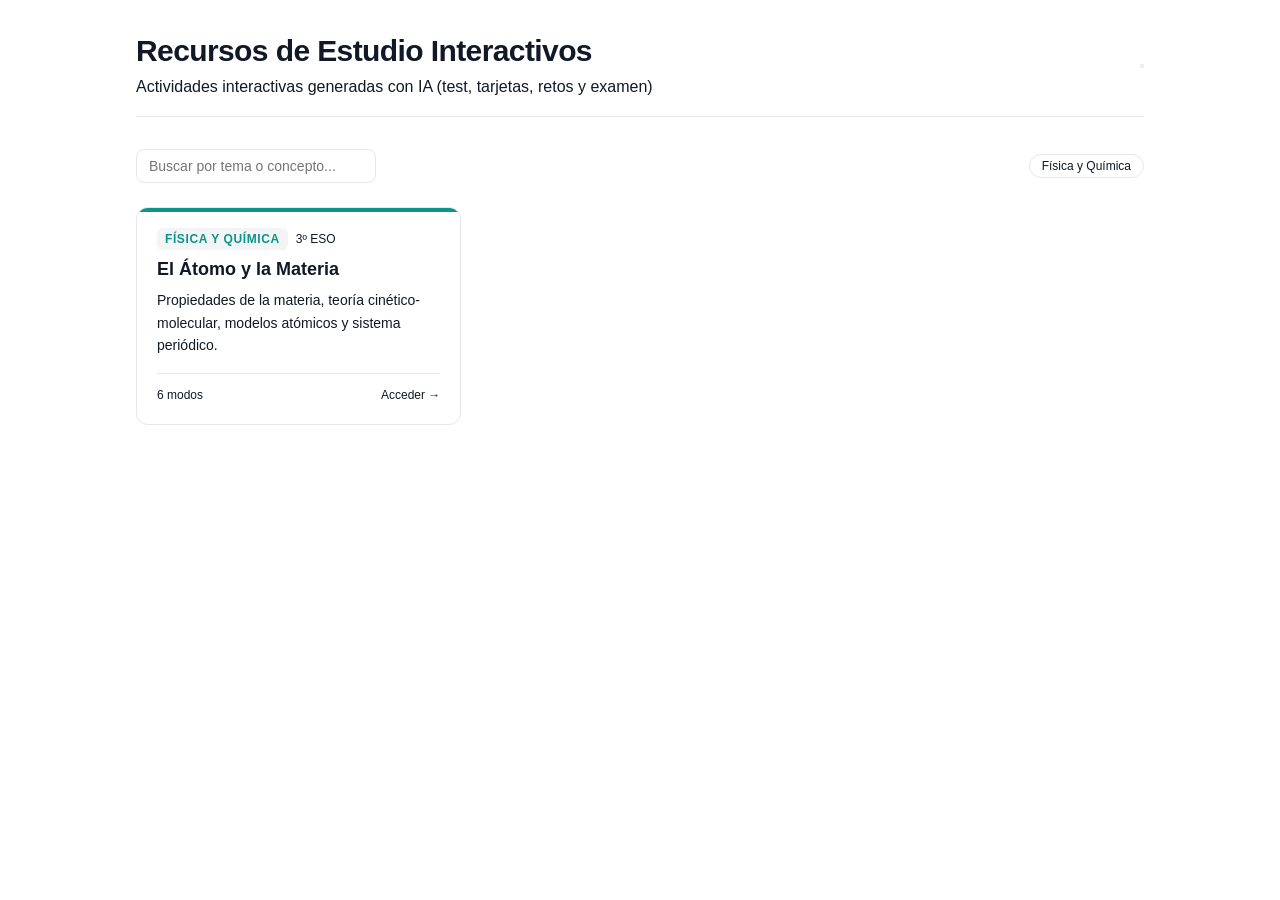
<file: web/index.html>
<!doctype html>
<html lang="es">
<head>
  <meta charset="utf-8">
  <meta name="viewport" content="width=device-width, initial-scale=1, viewport-fit=cover">
  <meta name="robots" content="noindex, nofollow">
  <title>Recursos de Estudio · Kit Docente con IA</title>
  <script>
    (function() {
      try {
        var theme = localStorage.getItem('docente:theme') || localStorage.getItem('luislab:theme') || 'auto';
        var root = document.documentElement;
        if (theme === 'dark' || (theme === 'auto' && window.matchMedia('(prefers-color-scheme: dark)').matches)) {
          root.setAttribute('data-theme', 'dark');
        } else {
          root.setAttribute('data-theme', 'light');
        }
      } catch (e) {}
    })();
  </script>
  <link rel="stylesheet" href="shared/styles/tokens.css">
  <link rel="stylesheet" href="shared/styles/base.css">
  <link rel="stylesheet" href="shared/styles/components.css">
  <style>
    .hub-container {
      max-width: 1040px;
      margin: 0 auto;
      padding: var(--space-8) var(--space-4);
    }
    .hub-header {
      display: flex;
      justify-content: space-between;
      align-items: center;
      margin-bottom: var(--space-8);
      border-bottom: 1px solid var(--border-color);
      padding-bottom: var(--space-4);
    }
    .hub-title h1 {
      font-size: var(--text-3xl);
      font-weight: 700;
      margin: 0;
      letter-spacing: -0.02em;
    }
    .hub-title p {
      color: var(--text-muted);
      margin: var(--space-1) 0 0;
      font-size: var(--text-base);
    }
    .hub-controls {
      display: flex;
      flex-wrap: wrap;
      gap: var(--space-3);
      margin-bottom: var(--space-6);
      align-items: center;
      justify-content: space-between;
    }
    .search-input {
      padding: var(--space-2) var(--space-3);
      border-radius: var(--radius-md);
      border: 1px solid var(--border-color);
      background: var(--bg-card);
      color: var(--text-main);
      font-size: var(--text-sm);
      min-width: 240px;
    }
    .filter-tags {
      display: flex;
      flex-wrap: wrap;
      gap: var(--space-2);
    }
    .filter-btn {
      padding: var(--space-1) var(--space-3);
      border-radius: var(--radius-full);
      border: 1px solid var(--border-color);
      background: var(--bg-card);
      color: var(--text-muted);
      font-size: var(--text-xs);
      cursor: pointer;
      transition: all 0.2s ease;
    }
    .filter-btn.active, .filter-btn:hover {
      background: var(--color-primary);
      color: white;
      border-color: var(--color-primary);
    }
    .grid-recursos {
      display: grid;
      grid-template-columns: repeat(auto-fill, minmax(300px, 1fr));
      gap: var(--space-4);
    }
    .card-recurso {
      background: var(--bg-card);
      border: 1px solid var(--border-color);
      border-radius: var(--radius-lg);
      padding: var(--space-5);
      text-decoration: none;
      color: inherit;
      display: flex;
      flex-direction: column;
      justify-content: space-between;
      transition: transform 0.15s ease, box-shadow 0.15s ease, border-color 0.15s ease;
      position: relative;
      overflow: hidden;
    }
    .card-recurso:hover {
      transform: translateY(-2px);
      box-shadow: 0 8px 24px rgba(0,0,0,0.06);
      border-color: var(--color-primary);
    }
    .card-accent-bar {
      position: absolute;
      top: 0;
      left: 0;
      right: 0;
      height: 4px;
    }
    .card-meta {
      display: flex;
      align-items: center;
      gap: var(--space-2);
      margin-bottom: var(--space-2);
    }
    .card-tag {
      font-size: var(--text-xs);
      font-weight: 600;
      text-transform: uppercase;
      letter-spacing: 0.05em;
      padding: 2px 8px;
      border-radius: var(--radius-sm);
      background: var(--bg-muted);
    }
    .card-course {
      font-size: var(--text-xs);
      color: var(--text-muted);
    }
    .card-title {
      font-size: var(--text-lg);
      font-weight: 600;
      margin: 0 0 var(--space-2);
      line-height: 1.3;
    }
    .card-desc {
      font-size: var(--text-sm);
      color: var(--text-muted);
      margin: 0;
      flex-grow: 1;
    }
    .card-footer {
      margin-top: var(--space-4);
      padding-top: var(--space-3);
      border-top: 1px solid var(--border-color);
      display: flex;
      justify-content: space-between;
      align-items: center;
      font-size: var(--text-xs);
      color: var(--text-muted);
    }
    .empty-state {
      text-align: center;
      padding: var(--space-12) var(--space-4);
      background: var(--bg-card);
      border: 1px dashed var(--border-color);
      border-radius: var(--radius-xl);
      grid-column: 1 / -1;
    }
    .empty-state h3 {
      font-size: var(--text-xl);
      margin-bottom: var(--space-2);
    }
    .empty-state p {
      color: var(--text-muted);
      max-width: 480px;
      margin: 0 auto var(--space-4);
    }
    .code-pill {
      background: var(--bg-muted);
      padding: var(--space-1) var(--space-2);
      border-radius: var(--radius-sm);
      font-family: monospace;
      font-size: var(--text-xs);
    }
  </style>
</head>
<body>
  <div class="hub-container">
    <header class="hub-header">
      <div class="hub-title">
        <h1>Recursos de Estudio Interactivos</h1>
        <p>Actividades interactivas generadas con IA (test, tarjetas, retos y examen)</p>
      </div>
      <button id="theme-toggle" class="themebtn" type="button" aria-label="Cambiar tema">
        <svg class="icon-sun" viewBox="0 0 24 24" fill="none" stroke="currentColor" stroke-width="2" stroke-linecap="round" aria-hidden="true">
          <circle cx="12" cy="12" r="4"/>
          <path d="M12 2v2M12 20v2M4.93 4.93l1.41 1.41M17.66 17.66l1.41 1.41M2 12h2M20 12h2M4.93 19.07l1.41-1.41M17.66 6.34l1.41-1.41"/>
        </svg>
        <svg class="icon-moon" viewBox="0 0 24 24" fill="none" stroke="currentColor" stroke-width="2" stroke-linecap="round" stroke-linejoin="round" aria-hidden="true">
          <path d="M21 12.8A9 9 0 1 1 11.2 3 7 7 0 0 0 21 12.8Z"/>
        </svg>
      </button>
    </header>

    <div class="hub-controls">
      <input type="search" id="search-box" class="search-input" placeholder="Buscar por tema o concepto..." aria-label="Buscar recursos">
      <div class="filter-tags" id="subject-filters">
        <button class="filter-btn active" data-subject="all">Todas</button>
      </div>
    </div>

    <main class="grid-recursos" id="recursos-grid">
      <!-- Se rellenará dinámicamente desde recursos.json -->
    </main>
  </div>

  <script src="shared/scripts/theme.js"></script>
  <script>
    (function() {
      var allRecursos = [];
      var activeFilter = 'all';
      var searchQuery = '';

      var grid = document.getElementById('recursos-grid');
      var filtersContainer = document.getElementById('subject-filters');
      var searchBox = document.getElementById('search-box');

      function render(items) {
        if (!items || items.length === 0) {
          grid.innerHTML = '<div class="empty-state">' +
            '<h3>No hay recursos disponibles</h3>' +
            '<p>Crea el primer recurso ejecutando <span class="code-pill">/crear-recurso</span> en tu asistente y adjuntando los apuntes.</p>' +
            '</div>';
          return;
        }

        grid.innerHTML = items.map(function(r) {
          var color = r.color || '#2563eb';
          return '<a href="contenidos/' + r.slug + '.html" class="card-recurso">' +
            '<div class="card-accent-bar" style="background:' + color + '"></div>' +
            '<div class="card-meta">' +
              '<span class="card-tag" style="color:' + color + '">' + (r.subject || 'General') + '</span>' +
              (r.course ? '<span class="card-course">' + r.course + '</span>' : '') +
            '</div>' +
            '<h2 class="card-title">' + (r.title || r.slug) + '</h2>' +
            '<p class="card-desc">' + (r.description || 'Práctica interactiva con 6 modos de estudio.') + '</p>' +
            '<div class="card-footer">' +
              '<span>' + (r.stats || '6 modos') + '</span>' +
              '<span>Acceder →</span>' +
            '</div>' +
          '</a>';
        }).join('');
      }

      function updateFilters() {
        var filtered = allRecursos.filter(function(r) {
          var matchesSubject = activeFilter === 'all' || (r.subject && r.subject.toLowerCase() === activeFilter.toLowerCase());
          var q = searchQuery.toLowerCase();
          var matchesSearch = !q ||
            (r.title && r.title.toLowerCase().indexOf(q) !== -1) ||
            (r.subject && r.subject.toLowerCase().indexOf(q) !== -1) ||
            (r.description && r.description.toLowerCase().indexOf(q) !== -1);
          return matchesSubject && matchesSearch;
        });
        render(filtered);
      }

      function buildFilterButtons(items) {
        var subjects = {};
        items.forEach(function(i) {
          if (i.subject) subjects[i.subject] = true;
        });
        var list = Object.keys(subjects);
        if (list.length === 0) return;

        filtersContainer.innerHTML = '<button class="filter-btn active" data-subject="all">Todas</button>' +
          list.map(function(s) {
            return '<button class="filter-btn" data-subject="' + s + '">' + s + '</button>';
          }).join('');

        filtersContainer.querySelectorAll('.filter-btn').forEach(function(btn) {
          btn.addEventListener('click', function() {
            filtersContainer.querySelectorAll('.filter-btn').forEach(function(b) { b.classList.remove('active'); });
            btn.classList.add('active');
            activeFilter = btn.getAttribute('data-subject');
            updateFilters();
          });
        });
      }

      searchBox.addEventListener('input', function(e) {
        searchQuery = e.target.value.trim();
        updateFilters();
      });

      fetch('recursos.json')
        .then(function(res) {
          if (!res.ok) throw new Error('HTTP ' + res.status);
          return res.json();
        })
        .then(function(data) {
          allRecursos = data.recursos || [];
          buildFilterButtons(allRecursos);
          render(allRecursos);
        })
        .catch(function(err) {
          console.warn('Error al cargar recursos.json:', err);
          render([]);
        });

      // Sincronizar tema
      var btn = document.getElementById('theme-toggle');
      if (btn && window.LuisLabTheme) {
        function syncTheme() {
          var dark = window.LuisLabTheme.get().resolved === 'dark';
          btn.querySelector('.icon-sun').style.display = dark ? 'none' : 'block';
          btn.querySelector('.icon-moon').style.display = dark ? 'block' : 'none';
        }
        btn.addEventListener('click', function() {
          window.LuisLabTheme.toggle();
          syncTheme();
        });
        syncTheme();
      }
    })();
  </script>
</body>
</html>
</file>
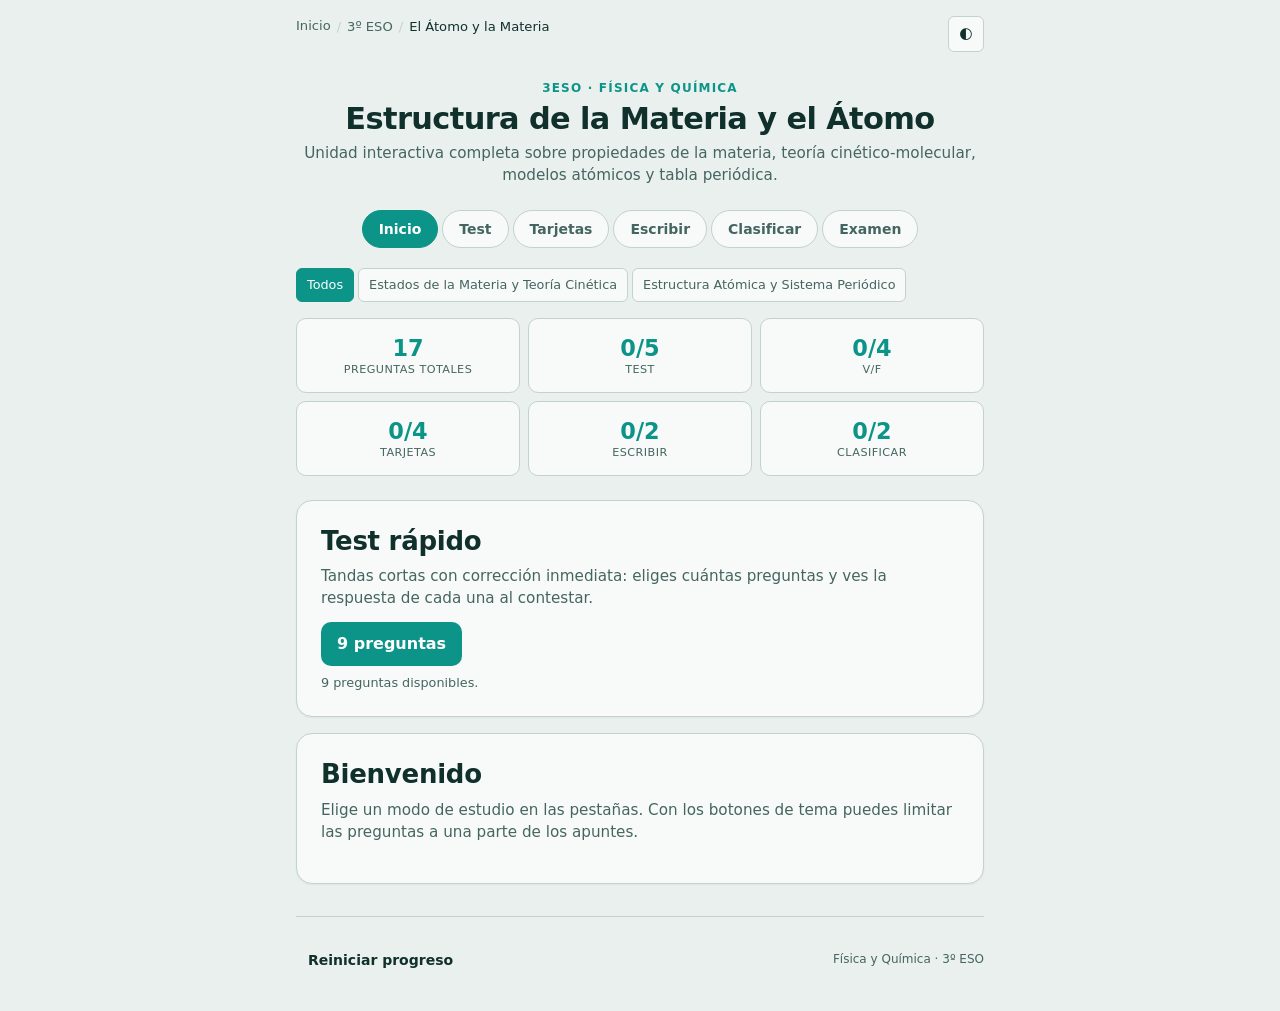
<file: web/contenidos/atomo-y-materia.html>
<!doctype html>
<html lang="es">
<head>
  <meta charset="utf-8">
  <meta name="viewport" content="width=device-width, initial-scale=1, viewport-fit=cover">
  <title>El Átomo y la Materia · Kit Docente con IA</title>
  <script>
    (function() {
      try {
        var theme = localStorage.getItem('kitdocente:theme') || 'auto';
        var root = document.documentElement;
        if (theme === 'dark' || (theme === 'auto' && window.matchMedia('(prefers-color-scheme: dark)').matches)) {
          root.setAttribute('data-theme', 'dark');
        } else {
          root.setAttribute('data-theme', 'light');
        }
      } catch (e) {}
    })();
  </script>
  <link rel="stylesheet" href="../shared/styles/study.css">
  <style>
    :root {
      --subject-color: #0D9488;
      --subject-ink: #FFFFFF;
    }
  </style>
</head>
<body>
  <header class="sitebar">
    <nav class="crumbs" aria-label="Navegación">
      <a href="../index.html">Inicio</a><span class="crumbs__sep">/</span>
      <span id="crumb-level">3º ESO</span><span class="crumbs__sep">/</span>
      <span id="crumb-current" aria-current="page">El Átomo y la Materia</span>
    </nav>
    <button id="theme-toggle" class="themebtn" type="button" aria-label="Cambiar tema">
      🌓
    </button>
  </header>

  <div id="app"></div>

  <script src="data-atomo-y-materia.js"></script>
  <script src="../shared/scripts/study-engine.js"></script>
  <script src="../shared/scripts/theme.js"></script>
  <script>
    document.addEventListener('DOMContentLoaded', function() {
      if (window.StudyEngine && window.STUDY_DATA) {
        window.StudyEngine.init('#app', window.STUDY_DATA);
      }
    });
  </script>
</body>
</html>
</file>
<file: web/shared/styles/tokens.css>
/**
 * Design Tokens · Luis Lab
 * Sistema de diseño global compartido por todas las secciones
 */

:root {
  /* ─────────────────────────────────────────────────────────
     Tipografía
  ───────────────────────────────────────────────────────── */
  --font-sans: -apple-system, BlinkMacSystemFont, 'Segoe UI', 'Inter', 'Roboto', 'Helvetica Neue', sans-serif;
  --font-mono: 'SF Mono', 'Consolas', 'Monaco', 'Liberation Mono', monospace;
  
  /* Escala tipográfica (base 16px) */
  --text-xs: 0.75rem;      /* 12px */
  --text-sm: 0.875rem;     /* 14px */
  --text-base: 1rem;       /* 16px */
  --text-lg: 1.125rem;     /* 18px */
  --text-xl: 1.25rem;      /* 20px */
  --text-2xl: 1.5rem;      /* 24px */
  --text-3xl: 1.875rem;    /* 30px */
  --text-4xl: 2.25rem;     /* 36px */
  --text-5xl: 3rem;        /* 48px */
  
  /* Pesos */
  --font-normal: 400;
  --font-medium: 500;
  --font-semibold: 600;
  --font-bold: 700;
  
  /* Line heights */
  --leading-tight: 1.25;
  --leading-snug: 1.375;
  --leading-normal: 1.5;
  --leading-relaxed: 1.625;
  --leading-loose: 2;
  
  /* ─────────────────────────────────────────────────────────
     Espaciado (escala 4px)
  ───────────────────────────────────────────────────────── */
  --space-0: 0;
  --space-1: 0.25rem;      /* 4px */
  --space-2: 0.5rem;       /* 8px */
  --space-3: 0.75rem;      /* 12px */
  --space-4: 1rem;         /* 16px */
  --space-5: 1.25rem;      /* 20px */
  --space-6: 1.5rem;       /* 24px */
  --space-8: 2rem;         /* 32px */
  --space-10: 2.5rem;      /* 40px */
  --space-12: 3rem;        /* 48px */
  --space-16: 4rem;        /* 64px */
  --space-20: 5rem;        /* 80px */
  --space-24: 6rem;        /* 96px */
  
  /* ─────────────────────────────────────────────────────────
     Radios
  ───────────────────────────────────────────────────────── */
  --radius-sm: 0.375rem;   /* 6px */
  --radius-md: 0.5rem;     /* 8px */
  --radius-lg: 0.75rem;    /* 12px */
  --radius-xl: 1rem;       /* 16px */
  --radius-2xl: 1.5rem;    /* 24px */
  --radius-full: 9999px;
  
  /* ─────────────────────────────────────────────────────────
     Sombras
  ───────────────────────────────────────────────────────── */
  --shadow-xs: 0 1px 2px 0 rgb(0 0 0 / 0.05);
  --shadow-sm: 0 1px 3px 0 rgb(0 0 0 / 0.1), 0 1px 2px -1px rgb(0 0 0 / 0.1);
  --shadow-md: 0 4px 6px -1px rgb(0 0 0 / 0.1), 0 2px 4px -2px rgb(0 0 0 / 0.1);
  --shadow-lg: 0 10px 15px -3px rgb(0 0 0 / 0.1), 0 4px 6px -4px rgb(0 0 0 / 0.1);
  --shadow-xl: 0 20px 25px -5px rgb(0 0 0 / 0.1), 0 8px 10px -6px rgb(0 0 0 / 0.1);
  --shadow-2xl: 0 25px 50px -12px rgb(0 0 0 / 0.25);
  
  /* ─────────────────────────────────────────────────────────
     Colores neutros (light theme)
  ───────────────────────────────────────────────────────── */
  --gray-50: #F9FAFB;
  --gray-100: #F3F4F6;
  --gray-200: #E5E7EB;
  --gray-300: #D1D5DB;
  --gray-400: #9CA3AF;
  --gray-500: #6B7280;
  --gray-600: #4B5563;
  --gray-700: #374151;
  --gray-800: #1F2937;
  --gray-900: #111827;
  --gray-950: #030712;
  
  /* ─────────────────────────────────────────────────────────
     Colores semánticos (light theme)
  ───────────────────────────────────────────────────────── */
  --bg-page: #FFFFFF;
  --bg-base: #FFFFFF;
  --bg-subtle: var(--gray-50);
  --bg-muted: var(--gray-100);
  --bg-hover: var(--gray-100);
  --bg-active: var(--gray-200);
  
  --text-primary: var(--gray-900);
  --text-secondary: var(--gray-600);
  --text-tertiary: var(--gray-500);
  --text-disabled: var(--gray-400);
  
  --border-color: var(--gray-200);
  --border-hover: var(--gray-300);
  --border-focus: var(--gray-400);
  
  /* ─────────────────────────────────────────────────────────
     Colores de secciones
  ───────────────────────────────────────────────────────── */
  --color-deporte: #0F766E;
  --color-deporte-soft: #CCFBF1;
  --color-deporte-strong: #134E4A;
  
  --color-recetas: #EA580C;
  --color-recetas-soft: #FFEDD5;
  --color-recetas-strong: #9A3412;
  
  --color-cepa: #1D4ED8;
  --color-cepa-soft: #DBEAFE;
  --color-cepa-strong: #1E3A8A;
  
  --color-hijos: #DB2777;
  --color-hijos-soft: #FCE7F3;
  --color-hijos-strong: #9F1239;
  
  --color-tic: #7C3AED;
  --color-tic-soft: #EDE9FE;
  --color-tic-strong: #5B21B6;
  
  --color-ia: #0891B2;
  --color-ia-soft: #CFFAFE;
  --color-ia-strong: #155E75;
  
  --color-maker: #059669;
  --color-maker-soft: #D1FAE5;
  --color-maker-strong: #065F46;
  
  /* ─────────────────────────────────────────────────────────
     Transiciones y animaciones
  ───────────────────────────────────────────────────────── */
  --ease-in: cubic-bezier(0.4, 0, 1, 1);
  --ease-out: cubic-bezier(0, 0, 0.2, 1);
  --ease-in-out: cubic-bezier(0.4, 0, 0.2, 1);
  --ease-bounce: cubic-bezier(0.34, 1.56, 0.64, 1);
  --ease-smooth: cubic-bezier(0.16, 1, 0.3, 1);
  
  --duration-fast: 150ms;
  --duration-normal: 250ms;
  --duration-slow: 400ms;
  
  /* ─────────────────────────────────────────────────────────
     Layout
  ───────────────────────────────────────────────────────── */
  --container-sm: 640px;
  --container-md: 768px;
  --container-lg: 1024px;
  --container-xl: 1280px;
  --container-2xl: 1536px;
  
  --page-padding: var(--space-4);
}

/* ─────────────────────────────────────────────────────────
   Dark theme
───────────────────────────────────────────────────────── */
[data-theme="dark"] {
  --gray-50: #030712;
  --gray-100: #111827;
  --gray-200: #1F2937;
  --gray-300: #374151;
  --gray-400: #4B5563;
  --gray-500: #6B7280;
  --gray-600: #9CA3AF;
  --gray-700: #D1D5DB;
  --gray-800: #E5E7EB;
  --gray-900: #F3F4F6;
  --gray-950: #F9FAFB;
  
  --bg-page: #0B1220;
  --bg-base: #121A2A;
  --bg-subtle: #1A2332;
  --bg-muted: #2A3544;
  --bg-hover: #2A3544;
  --bg-active: #374151;
  
  --text-primary: #F7FAFC;
  --text-secondary: #A0AABB;
  --text-tertiary: #7A8699;
  --text-disabled: #4A5568;
  
  --border-color: #2A3544;
  --border-hover: #374151;
  --border-focus: #4A5568;
  
  /* Ajustes de colores de sección para dark */
  --color-deporte-soft: #134E4A;
  --color-deporte-strong: #5EEAD4;
  --color-recetas-soft: #7C2D12;
  --color-recetas-strong: #FDBA74;
  --color-cepa-soft: #1E3A8A;
  --color-cepa-strong: #BFDBFE;
  --color-hijos-soft: #831843;
  --color-hijos-strong: #FBCFE8;
  --color-tic-soft: #4C1D95;
  --color-tic-strong: #DDD6FE;
  --color-ia-soft: #155E75;
  --color-ia-strong: #A5F3FC;
  --color-maker-soft: #065F46;
  --color-maker-strong: #6EE7B7;
}

/* ─────────────────────────────────────────────────────────
   Responsive breakpoints
───────────────────────────────────────────────────────── */
@media (min-width: 768px) {
  :root {
    --page-padding: var(--space-6);
  }
}

@media (min-width: 1024px) {
  :root {
    --page-padding: var(--space-8);
  }
}
</file>
<file: web/shared/styles/base.css>
/**
 * Base Styles · Luis Lab
 * Estilos base compartidos por todas las páginas
 */

/* ─────────────────────────────────────────────────────────
   Reset y normalización
───────────────────────────────────────────────────────── */
*,
*::before,
*::after {
  box-sizing: border-box;
  margin: 0;
  padding: 0;
}

html {
  -webkit-text-size-adjust: 100%;
  -webkit-font-smoothing: antialiased;
  -moz-osx-font-smoothing: grayscale;
  text-rendering: optimizeLegibility;
}

body {
  min-height: 100vh;
  font-family: var(--font-sans);
  font-size: var(--text-base);
  line-height: var(--leading-normal);
  color: var(--text-primary);
  background-color: var(--bg-page);
  transition: background-color var(--duration-normal) var(--ease-out),
              color var(--duration-normal) var(--ease-out);
}

/* ─────────────────────────────────────────────────────────
   Tipografía
───────────────────────────────────────────────────────── */
h1, h2, h3, h4, h5, h6 {
  font-weight: var(--font-semibold);
  line-height: var(--leading-tight);
  color: var(--text-primary);
  margin-bottom: var(--space-4);
}

h1 {
  font-size: var(--text-4xl);
  font-weight: var(--font-bold);
}

h2 {
  font-size: var(--text-3xl);
}

h3 {
  font-size: var(--text-2xl);
}

h4 {
  font-size: var(--text-xl);
}

h5 {
  font-size: var(--text-lg);
}

h6 {
  font-size: var(--text-base);
}

p {
  margin-bottom: var(--space-4);
  color: var(--text-secondary);
  line-height: var(--leading-relaxed);
}

p:last-child {
  margin-bottom: 0;
}

a {
  color: inherit;
  text-decoration: none;
  transition: color var(--duration-fast) var(--ease-out);
}

a:hover {
  color: var(--text-primary);
}

strong, b {
  font-weight: var(--font-semibold);
}

em, i {
  font-style: italic;
}

small {
  font-size: var(--text-sm);
}

code {
  font-family: var(--font-mono);
  font-size: 0.9em;
  padding: 0.125rem 0.375rem;
  background-color: var(--bg-muted);
  border-radius: var(--radius-sm);
}

pre {
  font-family: var(--font-mono);
  font-size: var(--text-sm);
  padding: var(--space-4);
  background-color: var(--bg-muted);
  border-radius: var(--radius-md);
  overflow-x: auto;
  margin-bottom: var(--space-4);
}

pre code {
  padding: 0;
  background-color: transparent;
}

/* ─────────────────────────────────────────────────────────
   Listas
───────────────────────────────────────────────────────── */
ul, ol {
  margin-bottom: var(--space-4);
  padding-left: var(--space-6);
}

li {
  margin-bottom: var(--space-2);
  color: var(--text-secondary);
}

/* ─────────────────────────────────────────────────────────
   Imágenes y media
───────────────────────────────────────────────────────── */
img, picture, video, canvas, svg {
  display: block;
  max-width: 100%;
  height: auto;
}

/* ─────────────────────────────────────────────────────────
   Utilidades de accesibilidad
───────────────────────────────────────────────────────── */
.sr-only {
  position: absolute;
  width: 1px;
  height: 1px;
  padding: 0;
  margin: -1px;
  overflow: hidden;
  clip: rect(0, 0, 0, 0);
  white-space: nowrap;
  border-width: 0;
}

.skip-link {
  position: absolute;
  top: var(--space-2);
  left: var(--space-2);
  padding: var(--space-2) var(--space-4);
  background-color: var(--bg-base);
  color: var(--text-primary);
  border: 1px solid var(--border-color);
  border-radius: var(--radius-md);
  font-size: var(--text-sm);
  font-weight: var(--font-medium);
  z-index: 9999;
  transform: translateY(-200%);
  transition: transform var(--duration-fast) var(--ease-out);
}

.skip-link:focus {
  transform: translateY(0);
}

/* ─────────────────────────────────────────────────────────
   Focus visible
───────────────────────────────────────────────────────── */
*:focus {
  outline: none;
}

*:focus-visible {
  outline: 2px solid var(--border-focus);
  outline-offset: 2px;
}

/* ─────────────────────────────────────────────────────────
   Scrollbar (webkit)
───────────────────────────────────────────────────────── */
::-webkit-scrollbar {
  width: 8px;
  height: 8px;
}

::-webkit-scrollbar-track {
  background-color: var(--bg-subtle);
}

::-webkit-scrollbar-thumb {
  background-color: var(--border-color);
  border-radius: var(--radius-full);
}

::-webkit-scrollbar-thumb:hover {
  background-color: var(--border-hover);
}

/* ─────────────────────────────────────────────────────────
   Selection
───────────────────────────────────────────────────────── */
::selection {
  background-color: var(--gray-300);
  color: var(--text-primary);
}

[data-theme="dark"] ::selection {
  background-color: var(--gray-700);
}
</file>
<file: web/shared/styles/components.css>
/**
 * Components · Luis Lab
 * Componentes reutilizables compartidos
 */

/* ─────────────────────────────────────────────────────────
   Container
───────────────────────────────────────────────────────── */
.container {
  width: 100%;
  max-width: var(--container-xl);
  margin-left: auto;
  margin-right: auto;
  padding-left: var(--page-padding);
  padding-right: var(--page-padding);
}

.container-sm {
  max-width: var(--container-sm);
}

.container-md {
  max-width: var(--container-md);
}

.container-lg {
  max-width: var(--container-lg);
}

/* ─────────────────────────────────────────────────────────
   Site Logo
───────────────────────────────────────────────────────── */
.site-logo {
  display: inline-flex;
  align-items: center;
  justify-content: center;
  width: 2.5rem;
  height: 2.5rem;
  background: linear-gradient(135deg, var(--color-deporte) 0%, var(--color-ia) 100%);
  border-radius: var(--radius-md);
  box-shadow: var(--shadow-sm);
  transition: all var(--duration-normal) var(--ease-out);
  flex-shrink: 0;
}

.site-logo:hover {
  transform: scale(1.1) rotate(5deg);
  box-shadow: var(--shadow-md);
}

.site-logo svg {
  width: 1.25rem;
  height: 1.25rem;
  stroke: white;
  stroke-width: 2.5;
}

.site-logo-lg {
  width: 3rem;
  height: 3rem;
}

.site-logo-lg svg {
  width: 1.5rem;
  height: 1.5rem;
}

/* ─────────────────────────────────────────────────────────
   Buttons
───────────────────────────────────────────────────────── */
.btn {
  display: inline-flex;
  align-items: center;
  justify-content: center;
  gap: var(--space-2);
  padding: var(--space-3) var(--space-6);
  font-size: var(--text-base);
  font-weight: var(--font-medium);
  line-height: 1;
  border: none;
  border-radius: var(--radius-lg);
  cursor: pointer;
  transition: all var(--duration-fast) var(--ease-out);
  white-space: nowrap;
  user-select: none;
}

.btn:disabled {
  opacity: 0.5;
  cursor: not-allowed;
}

.btn-primary {
  background-color: var(--text-primary);
  color: var(--bg-page);
}

.btn-primary:hover:not(:disabled) {
  opacity: 0.9;
  transform: translateY(-1px);
}

.btn-secondary {
  background-color: var(--bg-muted);
  color: var(--text-primary);
  border: 1px solid var(--border-color);
}

.btn-secondary:hover:not(:disabled) {
  background-color: var(--bg-hover);
  border-color: var(--border-hover);
}

.btn-ghost {
  background-color: transparent;
  color: var(--text-secondary);
}

.btn-ghost:hover:not(:disabled) {
  background-color: var(--bg-hover);
  color: var(--text-primary);
}

.btn-sm {
  padding: var(--space-2) var(--space-4);
  font-size: var(--text-sm);
}

.btn-lg {
  padding: var(--space-4) var(--space-8);
  font-size: var(--text-lg);
}

.icon-button {
  display: inline-flex;
  align-items: center;
  justify-content: center;
  width: 2.5rem;
  height: 2.5rem;
  padding: 0;
  border: none;
  background-color: transparent;
  color: var(--text-secondary);
  border-radius: var(--radius-md);
  cursor: pointer;
  transition: all var(--duration-fast) var(--ease-out);
}

.icon-button:hover {
  background-color: var(--bg-hover);
  color: var(--text-primary);
}

.icon-button svg {
  width: 1.25rem;
  height: 1.25rem;
}

/* ─────────────────────────────────────────────────────────
   Cards
───────────────────────────────────────────────────────── */
.card {
  background-color: var(--bg-base);
  border: 1px solid var(--border-color);
  border-radius: var(--radius-xl);
  padding: var(--space-6);
  transition: all var(--duration-normal) var(--ease-out);
}

.card:hover {
  border-color: var(--border-hover);
  box-shadow: var(--shadow-md);
}

.card-header {
  margin-bottom: var(--space-4);
}

.card-title {
  font-size: var(--text-xl);
  font-weight: var(--font-semibold);
  color: var(--text-primary);
  margin-bottom: var(--space-2);
}

.card-description {
  font-size: var(--text-sm);
  color: var(--text-secondary);
  margin-bottom: 0;
}

.card-body {
  margin-bottom: var(--space-4);
}

.card-body:last-child {
  margin-bottom: 0;
}

.card-footer {
  display: flex;
  align-items: center;
  justify-content: space-between;
  gap: var(--space-4);
  padding-top: var(--space-4);
  border-top: 1px solid var(--border-color);
}

/* ─────────────────────────────────────────────────────────
   Badges
───────────────────────────────────────────────────────── */
.badge {
  display: inline-flex;
  align-items: center;
  gap: var(--space-1);
  padding: var(--space-1) var(--space-3);
  font-size: var(--text-xs);
  font-weight: var(--font-medium);
  line-height: 1;
  border-radius: var(--radius-full);
  white-space: nowrap;
}

.badge-neutral {
  background-color: var(--bg-muted);
  color: var(--text-secondary);
}

.badge-success {
  background-color: var(--color-maker-soft);
  color: var(--color-maker-strong);
}

.badge-warning {
  background-color: var(--color-recetas-soft);
  color: var(--color-recetas-strong);
}

.badge-info {
  background-color: var(--color-cepa-soft);
  color: var(--color-cepa-strong);
}

/* ─────────────────────────────────────────────────────────
   Navigation breadcrumb
───────────────────────────────────────────────────────── */
.breadcrumb {
  display: flex;
  align-items: center;
  gap: var(--space-2);
  font-size: var(--text-sm);
  color: var(--text-secondary);
  margin-bottom: var(--space-6);
}

.breadcrumb a {
  color: var(--text-secondary);
  transition: color var(--duration-fast) var(--ease-out);
}

.breadcrumb a:hover {
  color: var(--text-primary);
}

.breadcrumb-separator {
  color: var(--text-tertiary);
}

/* ─────────────────────────────────────────────────────────
   Status indicators
───────────────────────────────────────────────────────── */
.status-dot {
  display: inline-block;
  width: 0.5rem;
  height: 0.5rem;
  border-radius: var(--radius-full);
  margin-right: var(--space-2);
}

.status-active {
  background-color: var(--color-maker);
}

.status-dev {
  background-color: var(--color-recetas);
}

.status-planned {
  background-color: var(--text-tertiary);
}

/* ─────────────────────────────────────────────────────────
   Grid utilities
───────────────────────────────────────────────────────── */
.grid {
  display: grid;
  gap: var(--space-6);
}

.grid-cols-1 {
  grid-template-columns: repeat(1, minmax(0, 1fr));
}

.grid-cols-2 {
  grid-template-columns: repeat(2, minmax(0, 1fr));
}

.grid-cols-3 {
  grid-template-columns: repeat(3, minmax(0, 1fr));
}

@media (min-width: 640px) {
  .sm\:grid-cols-2 {
    grid-template-columns: repeat(2, minmax(0, 1fr));
  }
  
  .sm\:grid-cols-3 {
    grid-template-columns: repeat(3, minmax(0, 1fr));
  }
}

@media (min-width: 768px) {
  .md\:grid-cols-2 {
    grid-template-columns: repeat(2, minmax(0, 1fr));
  }
  
  .md\:grid-cols-3 {
    grid-template-columns: repeat(3, minmax(0, 1fr));
  }
}

@media (min-width: 1024px) {
  .lg\:grid-cols-3 {
    grid-template-columns: repeat(3, minmax(0, 1fr));
  }
  
  .lg\:grid-cols-4 {
    grid-template-columns: repeat(4, minmax(0, 1fr));
  }
}

/* ─────────────────────────────────────────────────────────
   Flex utilities
───────────────────────────────────────────────────────── */
.flex {
  display: flex;
}

.flex-col {
  flex-direction: column;
}

.items-center {
  align-items: center;
}

.justify-between {
  justify-content: space-between;
}

.gap-2 {
  gap: var(--space-2);
}

.gap-4 {
  gap: var(--space-4);
}

.gap-6 {
  gap: var(--space-6);
}

/* ─────────────────────────────────────────────────────────
   Spacing utilities
───────────────────────────────────────────────────────── */
.mt-2 { margin-top: var(--space-2); }
.mt-4 { margin-top: var(--space-4); }
.mt-6 { margin-top: var(--space-6); }
.mt-8 { margin-top: var(--space-8); }
.mt-12 { margin-top: var(--space-12); }
.mt-16 { margin-top: var(--space-16); }

.mb-2 { margin-bottom: var(--space-2); }
.mb-4 { margin-bottom: var(--space-4); }
.mb-6 { margin-bottom: var(--space-6); }
.mb-8 { margin-bottom: var(--space-8); }
.mb-12 { margin-bottom: var(--space-12); }
.mb-16 { margin-bottom: var(--space-16); }

.py-4 { padding-top: var(--space-4); padding-bottom: var(--space-4); }
.py-6 { padding-top: var(--space-6); padding-bottom: var(--space-6); }
.py-8 { padding-top: var(--space-8); padding-bottom: var(--space-8); }
.py-12 { padding-top: var(--space-12); padding-bottom: var(--space-12); }
.py-16 { padding-top: var(--space-16); padding-bottom: var(--space-16); }

/* ─────────────────────────────────────────────────────────
   Text utilities
───────────────────────────────────────────────────────── */
.text-center {
  text-align: center;
}

.text-primary {
  color: var(--text-primary);
}

.text-secondary {
  color: var(--text-secondary);
}

.text-tertiary {
  color: var(--text-tertiary);
}
</file>
<file: web/shared/styles/study.css>
/* ============================================================
   study.css v2.1 — Estilos compartidos para recursos de estudio
   Ruta: hijos/shared/styles/study.css
   Motor asociado: hijos/shared/scripts/study-engine.js

   Color de asignatura:
   - Cada recurso define SOLO --subject-color y --subject-ink en su
     <style> (ver tools/templates/recurso.html).
   - --subject-accent (acento del modo oscuro) es opcional: si no se
     define, se calcula aclarando --subject-color.
   - El resto del CSS usa --accent y --accent-ink, nunca --subject-*.
   ============================================================ */

/* --- Variables base (tema claro por defecto) --- */
:root {
  color-scheme: light;

  /* Color de asignatura (los recursos lo sobrescriben) */
  --subject-color: #0D6B66;
  --subject-ink: #FFFFFF;
  --subject-accent: color-mix(in srgb, var(--subject-color) 55%, white);

  /* Colores base */
  --bg: #EAF0EE;
  --surface: #F7FAF8;
  --surface-2: #DDE7E3;
  --ink: #10302C;
  --ink-2: #456560;
  --line: #C2D2CC;
  --contour: #C3D5CE;
  --accent: var(--subject-color);
  --accent-ink: var(--subject-ink);

  /* Colores por tema (botones de filtro activos) */
  --t1: #235FA6;
  --t2: #9A5F14;
  --t3: #7A3E9D;
  --t4: #0D6B66;
  --t5: #B3392B;
  --t6: #5B4FA0;

  /* Estados */
  --ok: #1B7F4F;
  --ok-bg: #D8F0E2;
  --ko: #B3392B;
  --ko-bg: #F8DDD8;
  --part: #5B4FA0;
  --part-bg: #E5E1F5;
  --on-sem: #FFFFFF;   /* texto sobre --ok / --ko sólidos */

  /* Tipografía */
  --font-ui: system-ui, -apple-system, BlinkMacSystemFont, 'Segoe UI', Roboto, 'Helvetica Neue', Arial, sans-serif;
  --font-display: system-ui, -apple-system, BlinkMacSystemFont, 'Segoe UI', Roboto, 'Helvetica Neue', Arial, sans-serif;
  --font-mono: ui-monospace, SFMono-Regular, 'SF Mono', Menlo, Consolas, 'Liberation Mono', monospace;

  /* Espaciado */
  --space-xs: 4px;
  --space-sm: 8px;
  --space-md: 16px;
  --space-lg: 24px;
  --space-xl: 32px;

  /* Radio */
  --radius-sm: 6px;
  --radius-md: 10px;
  --radius-lg: 16px;
  --radius-full: 999px;

  /* Sombras */
  --shadow-sm: 0 1px 2px rgba(0,0,0,.05);
  --shadow-md: 0 4px 12px rgba(0,0,0,.08);
  --shadow-lg: 0 8px 24px rgba(0,0,0,.1);

  /* Transiciones */
  --transition-fast: 120ms ease;
  --transition-base: 200ms ease;

  /* Z-index */
  --z-header: 100;
  --z-modal: 200;
  --z-toast: 300;

  /* Safe areas */
  --safe-top: env(safe-area-inset-top, 0px);
  --safe-bottom: env(safe-area-inset-bottom, 0px);
}

/* Navegadores sin color-mix(): acento oscuro fijo */
@supports not (color: color-mix(in srgb, red, white)) {
  :root { --subject-accent: #14C8B8; }
}

/* --- Tema oscuro --- */
/* Sin atributo data-theme (el script del <head> falló): sigue al sistema */
@media (prefers-color-scheme: dark) {
  :root:not([data-theme="light"]) {
    color-scheme: dark;
    --bg: #0E1A1D;
    --surface: #15262A;
    --surface-2: #1D3338;
    --ink: #E4EFEB;
    --ink-2: #9DB7B1;
    --line: #2B4348;
    --contour: #1E3A3F;
    --accent: var(--subject-accent);
    --accent-ink: #0E1A1D;
    --ok: #4CC388;
    --ok-bg: #103B2C;
    --ko: #FF7D73;
    --ko-bg: #4A1818;
    --part: #A895E8;
    --part-bg: #2A244A;
    --on-sem: #0E1A1D;
  }
}

/* Tema oscuro forzado por atributo (lo fija el script inline) */
:root[data-theme="dark"] {
  color-scheme: dark;
  --bg: #0E1A1D;
  --surface: #15262A;
  --surface-2: #1D3338;
  --ink: #E4EFEB;
  --ink-2: #9DB7B1;
  --line: #2B4348;
  --contour: #1E3A3F;
  --accent: var(--subject-accent);
  --accent-ink: #0E1A1D;
  --ok: #4CC388;
  --ok-bg: #103B2C;
  --ko: #FF7D73;
  --ko-bg: #4A1818;
  --part: #A895E8;
  --part-bg: #2A244A;
  --on-sem: #0E1A1D;
}

/* --- Reset base --- */
*, *::before, *::after { box-sizing: border-box; }

html {
  scroll-padding-top: var(--safe-top);
  -webkit-text-size-adjust: 100%;
}

body {
  margin: 0;
  padding: 0;
  padding-top: var(--safe-top);
  background: var(--bg);
  color: var(--ink);
  font: 17px/1.45 var(--font-ui);
  min-height: 100vh;
  min-height: 100dvh;
  display: flex;
  flex-direction: column;
  overflow-wrap: break-word;
}

button, select, textarea { font-family: inherit; }
button { -webkit-tap-highlight-color: transparent; touch-action: manipulation; }

#app {
  flex: 1;
  max-width: 560px;
  margin: 0 auto;
  padding: var(--space-lg) var(--space-md) calc(var(--space-xl) + var(--safe-bottom));
  width: 100%;
}

/* --- Barra de navegación del sitio (compartida) --- */
.sitebar {
  width: 100%;
  max-width: 560px;
  margin: 0 auto;
  padding: var(--space-md) var(--space-md) 0;
  display: grid;
  grid-template-columns: 1fr auto;
  align-items: start;
  gap: var(--space-sm);
}
.crumbs {
  display: flex;
  flex-wrap: wrap;
  align-items: center;
  gap: 6px;
  min-width: 0;
  font-size: 0.82rem;
  color: var(--ink-2);
}
.crumbs a { color: var(--ink-2); text-decoration: none; border-bottom: 1px solid transparent; }
.crumbs a:hover { color: var(--accent); text-decoration: none; border-bottom-color: currentColor; }
.crumbs__sep { color: var(--line); }
.crumbs [aria-current] { color: var(--ink); }
.themebtn {
  display: inline-flex;
  align-items: center;
  justify-content: center;
  width: 36px;
  height: 36px;
  padding: 0;
  background: var(--surface);
  border: 1px solid var(--line);
  border-radius: var(--radius-sm);
  color: var(--ink);
  cursor: pointer;
}
.themebtn:hover { border-color: var(--accent); }
.themebtn svg { width: 18px; height: 18px; }

/* --- Tipografía --- */
h1 { font: 800 clamp(28px, 5vw, 36px)/1.15 var(--font-display); margin: var(--space-sm) 0 var(--space-xs); letter-spacing: -0.02em; }
h2 { font: 700 clamp(22px, 4vw, 26px)/1.25 var(--font-display); margin: var(--space-lg) 0 var(--space-sm); letter-spacing: -0.01em; }
h3 { font: 600 1.1rem/1.3 var(--font-display); margin: var(--space-lg) 0 var(--space-xs); }
p { margin: var(--space-xs) 0; }
.muted { color: var(--ink-2); margin: 0 0 var(--space-md); font-size: 0.95rem; }

a { color: var(--accent); text-decoration: none; }
a:hover { text-decoration: underline; }

code, pre { font-family: var(--font-mono); font-size: 0.9em; }
pre { background: var(--surface-2); padding: var(--space-md); border-radius: var(--radius-md); overflow-x: auto; }

summary { cursor: pointer; font-weight: 600; }

/* --- Botones --- */
.btn {
  display: inline-flex;
  align-items: center;
  justify-content: center;
  gap: var(--space-xs);
  min-height: 44px;
  padding: var(--space-sm) var(--space-md);
  border: none;
  border-radius: var(--radius-md);
  font: 600 1rem var(--font-ui);
  cursor: pointer;
  transition: background var(--transition-fast), transform var(--transition-fast), box-shadow var(--transition-fast);
  text-decoration: none;
  white-space: nowrap;
}
.btn:active { transform: scale(0.98); }
.btn:disabled { opacity: 0.5; cursor: not-allowed; }

.btn--primary { background: var(--accent); color: var(--accent-ink); }
.btn--primary:hover:not(:disabled) { box-shadow: var(--shadow-md); }
.btn--secondary { background: var(--surface-2); color: var(--ink); }
.btn--secondary:hover:not(:disabled) { background: var(--line); }
.btn--ghost { background: transparent; color: var(--ink); }
.btn--ghost:hover:not(:disabled) { background: var(--surface-2); }
.btn--sm { min-height: 38px; padding: 6px 12px; font-size: 0.875rem; }
.btn--lg { padding: 14px 28px; font-size: 1.1rem; }
.btn--full { width: 100%; }

/* --- Tarjetas --- */
.card {
  background: var(--surface);
  border: 1px solid var(--line);
  border-radius: var(--radius-lg);
  padding: var(--space-lg);
  box-shadow: var(--shadow-sm);
}
.card--elevated { box-shadow: var(--shadow-md); }

/* --- Cabecera del recurso --- */
.header {
  text-align: center;
  margin-bottom: var(--space-lg);
  position: relative;
}
.header__kicker { font-size: 0.75rem; font-weight: 600; text-transform: uppercase; letter-spacing: 0.1em; color: var(--accent); margin-bottom: var(--space-xs); }
/* El motor pone aquí el enunciado completo en los modos de estudio: título más contenido */
.header__title { margin: 0; font-size: clamp(1.35rem, 4.5vw, 1.9rem); line-height: 1.2; }
.header__desc { color: var(--ink-2); margin-top: var(--space-xs); }

/* --- Estadísticas (6 bloques: 3 × 2) --- */
.stats { display: grid; grid-template-columns: repeat(3, 1fr); gap: var(--space-sm); margin-bottom: var(--space-lg); }
.stat { background: var(--surface); border: 1px solid var(--line); border-radius: var(--radius-md); padding: var(--space-md) var(--space-sm); text-align: center; }
.stat__value { font: 700 1.4rem var(--font-display); color: var(--accent); }
.stat__label { font: 500 0.7rem var(--font-ui); text-transform: uppercase; letter-spacing: 0.04em; color: var(--ink-2); margin-top: 2px; }

/* --- Pestañas de modo --- */
/* La pestaña activa se marca con aria-selected="true" (el motor puede dejar
   .tab--active en la pestaña Inicio en otros modos, por eso no se usa). */
.tabs { display: flex; gap: var(--space-xs); overflow-x: auto; padding-bottom: var(--space-xs); margin-bottom: var(--space-md); scroll-snap-type: x proximity; -webkit-overflow-scrolling: touch; }
.tabs::-webkit-scrollbar { height: 4px; }
.tabs::-webkit-scrollbar-thumb { background: var(--line); border-radius: 2px; }
.tab { flex: 0 0 auto; scroll-snap-align: start; min-height: 38px; padding: var(--space-xs) var(--space-md); border: 1px solid var(--line); background: var(--surface); border-radius: var(--radius-full); font: 600 0.875rem var(--font-ui); color: var(--ink-2); cursor: pointer; transition: background var(--transition-fast), border-color var(--transition-fast), color var(--transition-fast); white-space: nowrap; }
.tab:hover:not([aria-selected="true"]) { border-color: var(--accent); color: var(--accent); }
.tab[aria-selected="true"] { background: var(--accent); border-color: var(--accent); color: var(--accent-ink); }

/* --- Filtro por apartado --- */
.filter { display: flex; flex-wrap: wrap; gap: var(--space-xs); margin-bottom: var(--space-md); }
.filter__btn { min-height: 34px; padding: 6px 10px; border: 1px solid var(--line); background: var(--surface); border-radius: var(--radius-sm); font: 500 0.8rem var(--font-ui); color: var(--ink-2); cursor: pointer; transition: background var(--transition-fast), border-color var(--transition-fast), color var(--transition-fast); text-align: left; }
.filter__btn:hover:not(.filter__btn--active) { border-color: var(--accent); color: var(--accent); }
.filter__btn--active { background: var(--accent); border-color: var(--accent); color: var(--accent-ink); }
.filter__btn--active[data-tema="1"] { background: var(--t1); border-color: var(--t1); color: #fff; }
.filter__btn--active[data-tema="2"] { background: var(--t2); border-color: var(--t2); color: #fff; }
.filter__btn--active[data-tema="3"] { background: var(--t3); border-color: var(--t3); color: #fff; }
.filter__btn--active[data-tema="4"] { background: var(--t4); border-color: var(--t4); color: #fff; }
.filter__btn--active[data-tema="5"] { background: var(--t5); border-color: var(--t5); color: #fff; }
.filter__btn--active[data-tema="6"] { background: var(--t6); border-color: var(--t6); color: #fff; }

/* --- Área de trabajo --- */
.work { min-height: 200px; }

/* --- Estados vacíos / carga / error --- */
.empty { text-align: center; padding: var(--space-xl); color: var(--ink-2); }
.empty__icon { font-size: 3rem; margin-bottom: var(--space-md); opacity: 0.5; }
.empty__title { margin: 0 0 var(--space-xs); font-size: 1.25rem; }
.empty__desc { margin: 0; }

/* --- Test (opción múltiple) --- */
.mc { display: flex; flex-direction: column; gap: var(--space-sm); }
.mc__q { font: 600 1.05rem/1.4 var(--font-ui); }
.mc__options { display: flex; flex-direction: column; gap: var(--space-xs); }
.mc__opt { display: flex; align-items: center; gap: var(--space-sm); padding: var(--space-md); border: 2px solid var(--line); background: var(--surface); border-radius: var(--radius-md); cursor: pointer; transition: background var(--transition-fast), border-color var(--transition-fast); text-align: left; width: 100%; font: 1rem var(--font-ui); color: var(--ink); }
.mc__opt > span:last-child { flex: 1; min-width: 0; }
.mc__opt:hover:not(:disabled) { border-color: var(--accent); background: var(--surface-2); }
.mc__opt:disabled { cursor: default; }
.mc__opt-letter { flex: 0 0 28px; width: 28px; height: 28px; display: flex; align-items: center; justify-content: center; border: 2px solid currentColor; border-radius: 50%; font-weight: 700; font-size: 0.875rem; }

/* Estados (mayor especificidad que :hover, no se pierden al pasar el ratón) */
.mc__opt.mc__opt--selected { border-color: var(--accent); background: var(--accent); color: var(--accent-ink); }
.mc__opt.mc__opt--correct { border-color: var(--ok); background: var(--ok-bg); color: var(--ink); }
.mc__opt.mc__opt--incorrect { border-color: var(--ko); background: var(--ko-bg); color: var(--ink); }

/* Letra: círculo relleno con color propio (antes: texto blanco sobre blanco) */
.mc__opt--selected .mc__opt-letter { background: var(--accent-ink); color: var(--accent); border-color: var(--accent-ink); }
.mc__opt--correct .mc__opt-letter { background: var(--ok); color: var(--on-sem); border-color: var(--ok); }
.mc__opt--incorrect .mc__opt-letter { background: var(--ko); color: var(--on-sem); border-color: var(--ko); }

.mc__explanation { margin-top: var(--space-sm); padding: var(--space-md); background: var(--surface-2); border-radius: var(--radius-md); font-size: 0.9rem; line-height: 1.5; }
.mc__explanation--correct { border-left: 3px solid var(--ok); }
.mc__explanation--incorrect { border-left: 3px solid var(--ko); }

/* --- Verdadero/Falso --- */
.vf { display: flex; flex-direction: column; gap: var(--space-sm); }
.vf__statement { font: 1.05rem/1.4 var(--font-ui); padding: var(--space-md); background: var(--surface-2); border-radius: var(--radius-md); }
.vf__options { display: flex; gap: var(--space-sm); flex-wrap: wrap; }
.vf__btn { flex: 1; min-width: 120px; }
/* En el examen el motor marca la respuesta elegida con .mc__opt--selected */
.btn.vf__btn.mc__opt--correct { background: var(--ok); color: var(--on-sem); opacity: 1; }
.btn.vf__btn.mc__opt--incorrect { background: var(--ko); color: var(--on-sem); opacity: 1; }
.btn.vf__btn.mc__opt--selected { background: var(--accent); color: var(--accent-ink); box-shadow: 0 0 0 3px var(--surface), 0 0 0 5px var(--accent); opacity: 1; }

/* --- Tarjetas de memoria --- */
.flash { perspective: 1000px; border-radius: var(--radius-lg); }
.flash:focus-visible { outline: none; }
.flash:focus-visible .flash__inner { outline: 2px solid var(--accent); outline-offset: 3px; }
.flash__inner { position: relative; width: 100%; aspect-ratio: 4/3; min-height: 240px; cursor: pointer; transform-style: preserve-3d; transition: transform 0.6s cubic-bezier(0.4, 0, 0.2, 1); border-radius: var(--radius-lg); box-shadow: var(--shadow-md); }
.flash__inner.flipped { transform: rotateY(180deg); }
.flash__face { position: absolute; inset: 0; -webkit-backface-visibility: hidden; backface-visibility: hidden; display: flex; flex-direction: column; align-items: center; justify-content: center; justify-content: safe center; padding: var(--space-lg) var(--space-lg) calc(var(--space-lg) + 12px); border-radius: var(--radius-lg); text-align: center; background: var(--surface); border: 1px solid var(--line); overflow-y: auto; }
.flash__back { transform: rotateY(180deg); background: var(--surface-2); }
.flash__concept { font: 700 1.25rem/1.3 var(--font-display); margin-bottom: var(--space-md); }
.flash__definition { font: 1rem/1.5 var(--font-ui); color: var(--ink); }
.flash__hint { position: absolute; bottom: var(--space-sm); left: 0; right: 0; text-align: center; font-size: 0.75rem; color: var(--ink-2); }
.flash__nav { display: flex; justify-content: space-between; margin-top: var(--space-md); gap: var(--space-sm); }

/* --- Escribir (respuesta libre) --- */
.write { display: flex; flex-direction: column; gap: var(--space-md); }
.write__q { font: 600 1.05rem/1.4 var(--font-ui); }
.write__textarea { min-height: 120px; padding: var(--space-md); border: 2px solid var(--line); border-radius: var(--radius-md); font: 1rem/1.5 var(--font-ui); background: var(--surface); color: var(--ink); resize: vertical; transition: border-color var(--transition-fast); }
.write__textarea:focus { border-color: var(--accent); }
.write__actions { display: flex; gap: var(--space-sm); flex-wrap: wrap; }
.write__result { padding: var(--space-md); border-radius: var(--radius-md); font-size: 0.95rem; line-height: 1.5; }
.write__result--ok { background: var(--ok-bg); border: 1px solid var(--ok); }
.write__result--partial { background: var(--part-bg); border: 1px solid var(--part); }
.write__result--ko { background: var(--ko-bg); border: 1px solid var(--ko); }
.write__model { padding: var(--space-sm) var(--space-md); background: var(--surface-2); border-radius: var(--radius-md); }
.write__keywords { margin-top: var(--space-sm); font-size: 0.85rem; color: var(--ink-2); }
.write__keyword { display: inline-block; margin: 2px 4px 2px 0; padding: 2px 8px; background: var(--surface-2); border-radius: var(--radius-sm); font-family: var(--font-mono); white-space: normal; }
.write__keyword--found { background: var(--ok-bg); color: var(--ok); font-weight: 600; }

/* --- Clasificar --- */
.sort { display: flex; flex-direction: column; gap: var(--space-md); }
.sort__q { font: 600 1.05rem/1.4 var(--font-ui); }
.sort__categories { display: flex; flex-wrap: wrap; gap: var(--space-sm); margin-bottom: var(--space-sm); }
.sort__cat { padding: var(--space-xs) var(--space-md); background: var(--surface-2); border: 1px solid var(--line); border-radius: var(--radius-full); font: 600 0.8rem var(--font-ui); color: var(--ink-2); }
.sort__items { display: flex; flex-direction: column; gap: var(--space-xs); }
.sort__item { display: flex; align-items: center; gap: var(--space-sm); padding: var(--space-md); background: var(--surface); border: 2px solid var(--line); border-radius: var(--radius-md); cursor: grab; transition: background var(--transition-fast), border-color var(--transition-fast); }
.sort__item[draggable="true"] { -webkit-user-select: none; user-select: none; }
.sort__item.dragging { opacity: 0.5; cursor: grabbing; box-shadow: var(--shadow-lg); }
.sort__item--placed { border-color: var(--accent); }
.sort__item--ok { border-color: var(--ok); background: var(--ok-bg); cursor: default; }
.sort__item--ko { border-color: var(--ko); background: var(--ko-bg); cursor: default; }
.sort__cat--over { border-color: var(--accent); background: var(--accent); color: var(--accent-ink); }
.sort__item-text { flex: 1; min-width: 0; }
.sort__item-select { flex: 0 0 auto; max-width: 100%; min-height: 36px; padding: var(--space-xs) var(--space-sm); border: 1px solid var(--line); border-radius: var(--radius-sm); background: var(--surface-2); font: 0.85rem var(--font-ui); color: var(--ink); }
.sort__check { align-self: flex-end; }

/* --- Examen --- */
.exam { display: flex; flex-direction: column; gap: var(--space-md); }
.exam__header { display: flex; justify-content: space-between; align-items: center; flex-wrap: wrap; gap: var(--space-sm); padding: var(--space-md); background: var(--surface-2); border-radius: var(--radius-md); }
.exam__timer { font: 700 1.5rem/1 var(--font-mono); color: var(--accent); font-variant-numeric: tabular-nums; }
.exam__progress { font: 600 1rem var(--font-ui); color: var(--ink-2); }
.exam__q { font: 600 1.05rem/1.4 var(--font-ui); }
.exam__actions { display: flex; justify-content: flex-end; gap: var(--space-sm); margin-top: var(--space-sm); }
.exam__results { text-align: center; padding: var(--space-xl) 0; }
.exam__score { font: 800 3rem/1 var(--font-display); color: var(--accent); }
.exam__grade { font: 700 1.5rem var(--font-display); margin-top: var(--space-xs); }
.exam__details { margin-top: var(--space-lg); text-align: left; font-size: 0.9rem; color: var(--ink-2); }

/* --- Test rápido --- */
.quicklaunch { display: flex; flex-direction: column; gap: var(--space-sm); margin-bottom: var(--space-md); }
.quicklaunch h2 { margin: 0; }
.quicklaunch .muted { margin: 0; }
.quicklaunch__actions { display: flex; flex-wrap: wrap; gap: var(--space-sm); margin-top: var(--space-xs); }
.quicklaunch__note { margin: 0; font-size: 0.8rem; color: var(--ink-2); }
.quick__score { font: 600 0.9rem var(--font-ui); color: var(--ink-2); font-variant-numeric: tabular-nums; }
.quick__score b { color: var(--accent); }
.quick__actions { justify-content: space-between; }

/* --- Footer / navegación --- */
.footer { display: flex; justify-content: space-between; align-items: center; margin-top: var(--space-xl); padding-top: var(--space-lg); border-top: 1px solid var(--line); flex-wrap: wrap; gap: var(--space-sm); }
.footer__nav { display: flex; gap: var(--space-sm); }
.footer__meta { font-size: 0.75rem; color: var(--ink-2); }

/* --- Toast --- */
.toast { position: fixed; bottom: calc(var(--space-lg) + var(--safe-bottom)); left: 50%; max-width: calc(100% - 32px); text-align: center; transform: translateX(-50%) translateY(100px); background: var(--ink); color: var(--bg); padding: var(--space-md) var(--space-lg); border-radius: var(--radius-md); box-shadow: var(--shadow-lg); z-index: var(--z-toast); opacity: 0; transition: transform 0.3s cubic-bezier(0.4, 0, 0.2, 1), opacity 0.3s; pointer-events: none; }
.toast--show { transform: translateX(-50%) translateY(0); opacity: 1; }
.toast--error { background: var(--ko); color: var(--on-sem); }

/* --- Accesibilidad --- */
:focus-visible { outline: 2px solid var(--accent); outline-offset: 2px; }

@media (prefers-reduced-motion: reduce) {
  *, *::before, *::after {
    animation-duration: 0.01ms !important;
    animation-iteration-count: 1 !important;
    transition-duration: 0.01ms !important;
  }
}

/* --- Responsive --- */
@media (max-width: 520px) {
  :root { --space-lg: 16px; --space-xl: 24px; }
  #app { padding: var(--space-md) var(--space-sm) calc(var(--space-lg) + var(--safe-bottom)); }
  .sitebar { padding-left: var(--space-sm); padding-right: var(--space-sm); }
  .stat__value { font-size: 1.2rem; }
  .mc__opt { padding: var(--space-sm) var(--space-md); }
  .flash__inner { aspect-ratio: 1/1; min-height: 240px; }
  .sort__item { flex-wrap: wrap; }
  .sort__item-select { width: 100%; }
  .vf__btn { min-width: 0; }
}

@media (min-width: 768px) {
  #app { max-width: 640px; }
  .sitebar { max-width: 640px; }
  .tabs { justify-content: safe center; }
}

@media (min-width: 1024px) {
  #app { max-width: 720px; }
  .sitebar { max-width: 720px; }
}

/* --- Utilidades --- */
.sr-only { position: absolute; width: 1px; height: 1px; padding: 0; margin: -1px; overflow: hidden; clip: rect(0, 0, 0, 0); white-space: nowrap; border: 0; }
.hidden { display: none !important; }
.text-center { text-align: center; }
.mt-0 { margin-top: 0 !important; }
.mb-0 { margin-bottom: 0 !important; }
</file>
